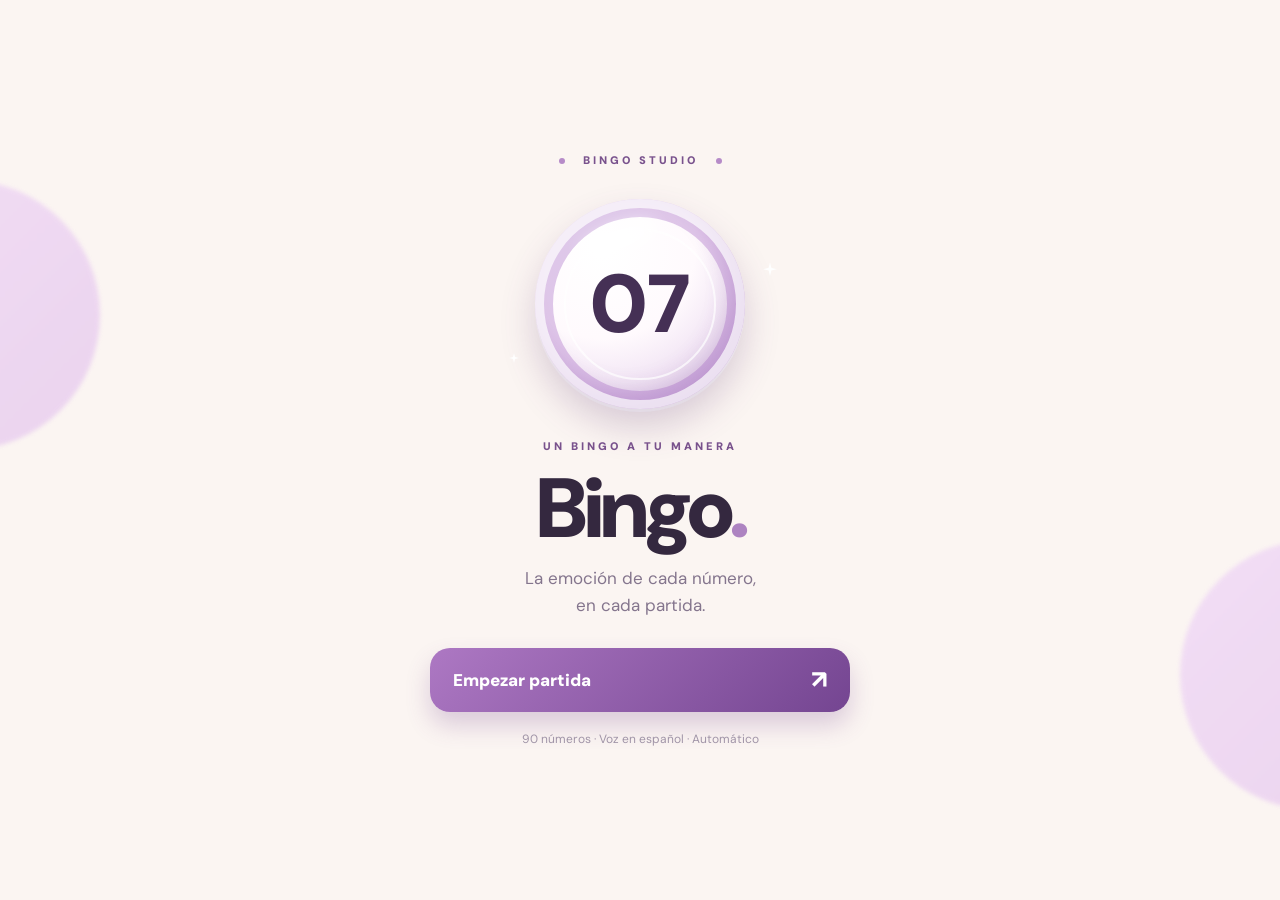
<file: index.html>
<!doctype html>
<html lang="es">
<head>
<meta charset="utf-8">
<meta name="viewport" content="width=device-width,initial-scale=1,viewport-fit=cover">
<meta name="theme-color" content="#F8F5F1">
<meta name="apple-mobile-web-app-capable" content="yes">
<meta name="apple-mobile-web-app-status-bar-style" content="default">
<meta name="apple-mobile-web-app-title" content="Bingo">
<title>Bingo</title>
<link rel="manifest" href="manifest.json">
<link rel="apple-touch-icon" href="icon-bingo.png">
<link rel="stylesheet" href="style.css">
</head>
<body>
<section id="pantallaInicio" class="pantallaInicio">
  <div class="inicioContenido">
    <div class="inicioMarca"><span class="marcaPunto"></span> BINGO STUDIO <span class="marcaPunto"></span></div>
    <div class="inicioBola"><span>07</span><i class="destello d1"></i><i class="destello d2"></i></div>
    <p class="inicioEyebrow">UN BINGO A TU MANERA</p>
    <h1>Bingo<span class="tituloPunto">.</span></h1>
    <p class="subtituloInicio">La emoción de cada número,<br>en cada partida.</p>
    <button id="empezar" class="botonEmpezar">Empezar partida <span aria-hidden="true">↗</span></button>
    <p class="textoInicio">90 números · Voz en español · Automático</p>
  </div>
</section>
<main id="juego" class="app oculto">
<header class="cabecera">
  <button id="volverInicio" class="botonIcono" aria-label="Volver al inicio">←</button>
  <div class="marca"><strong>Bingo<span class="tituloPunto">.</span></strong><small>UNA PARTIDA A TU RITMO</small></div>
  <button id="voz" class="botonIcono" aria-label="Activar o desactivar voz">🔊</button>
</header>
<div class="zonaIzquierda">
<section class="numeroSeccion">
  <p id="estadoSorteo" class="tituloSeccion" role="status" aria-live="polite"><span class="puntoActivo"></span><span id="textoEstado">SORTEO EN CURSO</span></p>
  <div class="bolaMarco"><div id="numeroActual" class="bola">—</div><i class="destello d1"></i><i class="destello d2"></i></div>
  <p id="numeroTexto" class="numeroTexto">Preparando la partida</p>
  <p class="detalleNumero">NÚMERO ACTUAL</p>
</section>
<section class="ultimos">
  <div class="tituloFila"><span>Últimos números</span><span id="contador">0 / 90</span></div>
  <div id="listaUltimosNumeros" class="listaUltimos"><span class="placeholderUltimos">Todavía no han salido números</span></div>
</section>
<section class="panelControl">
  <div class="velocidadBox"><label for="velocidad">Intervalo entre números</label>
    <select id="velocidad"><option value="3000">3 segundos</option><option value="5000" selected>5 segundos</option><option value="10000">10 segundos</option><option value="15000">15 segundos</option><option value="30000">30 segundos</option></select>
  </div>
  <div class="botones"><button id="pausar" class="boton pausa">⏸ PAUSAR</button><button id="reiniciar" class="boton reiniciar">↻ REINICIAR</button></div>
</section>
</div>
<section class="tableroSeccion"><div class="tituloTablero"><span>Tablero</span><span>01 — 90</span></div><div id="tablero" class="tablero"></div><div class="leyenda"><span class="leyendaPunto"></span> Números anunciados</div></section>
<footer class="pieApp">BINGO · 90 NÚMEROS</footer>
</main>
<script src="script.js"></script>
<script>if('serviceWorker' in navigator){window.addEventListener('load',()=>navigator.serviceWorker.register('./service-worker.js').catch(console.error));}</script>
</body></html>
</file>
<file: style.css>
@import url('https://fonts.googleapis.com/css2?family=DM+Sans:wght@400;500;600;700;800;900&display=swap');
:root{--bg:#fbf5f2;--ink:#34283f;--muted:#94849c;--purple:#81549e;--deep:#63377f;--lav:#eee0f3;--line:#ebdfe9;--card:#fffdfa;--shadow:0 14px 35px rgba(104,65,114,.10)}
*{box-sizing:border-box}html,body{margin:0;min-height:100%;background:var(--bg);color:var(--ink);font-family:'DM Sans',system-ui,-apple-system,Arial,sans-serif}body{overflow-x:hidden}button,select{font:inherit}button{cursor:pointer}.oculto{display:none!important}
body:before{content:'';position:fixed;inset:0;z-index:-1;pointer-events:none;background:radial-gradient(circle at 0% 34%,rgba(218,175,238,.40),transparent 24%),radial-gradient(circle at 99% 72%,rgba(223,194,239,.43),transparent 26%),radial-gradient(circle at 55% -15%,rgba(255,218,196,.5),transparent 40%)}
.pantallaInicio{min-height:100dvh;display:grid;place-items:center;padding:30px 20px;position:relative;overflow:hidden}.pantallaInicio:before,.pantallaInicio:after{content:'';position:absolute;width:270px;height:270px;border-radius:50%;background:linear-gradient(135deg,#efd5f7,#e4c5ed);opacity:.7;filter:blur(2px);z-index:0}.pantallaInicio:before{left:-170px;top:20%}.pantallaInicio:after{right:-170px;bottom:10%}.inicioContenido{position:relative;z-index:1;text-align:center;width:min(100%,420px)}.inicioMarca,.inicioEyebrow,.detalleNumero{letter-spacing:3px;font-size:11px;font-weight:900;color:#79528d}.inicioMarca{margin-bottom:32px}.marcaPunto{display:inline-block;width:6px;height:6px;border-radius:50%;background:#b68bc8;vertical-align:middle;margin:0 12px}.inicioBola,.bola{position:relative;display:grid;place-items:center;isolation:isolate;border-radius:50%;color:#453055;font-weight:900;background:radial-gradient(circle at 32% 22%,#fff 5%,#fffafd 43%,#e7d4ee 83%,#b487ca 100%);box-shadow:inset 0 0 0 9px rgba(255,255,255,.70),inset 0 0 0 18px rgba(165,102,195,.36),inset -14px -16px 24px rgba(100,46,134,.22),0 18px 35px rgba(105,63,122,.23),0 3px 0 rgba(255,255,255,.9)}.inicioBola{width:210px;height:210px;margin:0 auto 30px;font-size:82px;animation:float 4s ease-in-out infinite}.inicioBola:after,.bola:after{content:'';position:absolute;inset:14%;border-radius:50%;border:2px solid rgba(255,255,255,.7);pointer-events:none}.inicioBola:before,.bola:before{content:'';position:absolute;width:36%;height:13%;left:22%;top:13%;border-radius:50%;background:rgba(255,255,255,.7);filter:blur(8px);transform:rotate(-20deg);pointer-events:none}.destello{position:absolute;display:block;width:14px;height:14px;background:#fff;clip-path:polygon(50% 0,60% 40%,100% 50%,60% 60%,50% 100%,40% 60%,0 50%,40% 40%);filter:drop-shadow(0 0 6px #b986d2);pointer-events:none}.d1{right:-32px;top:30%}.d2{left:-26px;bottom:22%;width:10px;height:10px}.inicioContenido h1{font-size:clamp(58px,12vw,84px);letter-spacing:-5px;margin:8px 0 8px;line-height:1.06;font-weight:900}.tituloPunto{color:#ad83c1}.subtituloInicio{color:#84758d;line-height:1.55;font-size:17px;margin:12px 0 30px}.botonEmpezar{border:0;width:100%;min-height:64px;border-radius:20px;padding:12px 23px;background:linear-gradient(135deg,#ad78c3,#744591);color:white;font-weight:900;font-size:17px;display:flex;align-items:center;justify-content:space-between;box-shadow:0 13px 24px rgba(118,68,143,.24)}.botonEmpezar:active,.boton:active{transform:scale(.98)}.botonEmpezar span{font-size:25px}.textoInicio{font-size:12px;color:#a094a7;margin:19px 0 0}
.app{width:min(100%,1480px);margin:auto;padding:18px 20px 24px;display:grid;grid-template-columns:minmax(0,.85fr) minmax(0,1.15fr);grid-template-rows:auto 1fr auto;column-gap:22px;row-gap:14px;min-height:100dvh}.cabecera{grid-column:1/-1;display:flex;justify-content:space-between;align-items:center;position:relative;min-height:46px}.marca{display:flex;align-items:center;flex-direction:column;gap:0;line-height:1}.marca strong{font-size:29px;letter-spacing:-1.7px;font-weight:900}.marca small{font-size:8px;letter-spacing:2px;color:#ad95ae;margin-top:6px;font-weight:900}.botonIcono{border:1px solid var(--line);border-radius:15px;width:46px;height:46px;background:rgba(255,255,255,.87);color:var(--deep);font-size:22px;box-shadow:0 5px 15px rgba(111,76,125,.08)}.botonIcono.vozOff{opacity:.5}.zonaIzquierda{display:flex;flex-direction:column;justify-content:center;gap:13px;min-width:0}.numeroSeccion{text-align:center;padding:5px 0 0}.tituloSeccion{font-size:10px;letter-spacing:2.7px;font-weight:900;color:#755288;display:flex;justify-content:center;align-items:center;gap:9px;margin:0 0 14px}.puntoActivo{width:8px;height:8px;background:#71bd91;border-radius:50%;box-shadow:0 0 0 5px #e4f1e8}.bolaMarco{width:clamp(140px,18vw,235px);height:clamp(140px,18vw,235px);margin:auto;position:relative}.bola{width:100%;height:100%;font-size:clamp(55px,7.5vw,91px)}.bola.girando{animation:shake .11s infinite alternate}.bola.animando{animation:pop .65s ease-out}.numeroTexto{font-size:clamp(16px,1.7vw,22px);font-weight:900;letter-spacing:1px;color:#563a67;margin:17px 0 2px}.detalleNumero{font-size:9px;margin:0;color:#aa95af}.ultimos,.panelControl,.tableroSeccion{background:rgba(255,253,251,.95);border:1px solid rgba(231,215,229,.94);border-radius:22px;box-shadow:var(--shadow)}.ultimos,.panelControl{padding:14px 17px}.tituloFila,.tituloTablero{display:flex;justify-content:space-between;align-items:center;gap:10px;font-size:14px;font-weight:900}.tituloFila span:last-child,.tituloTablero span:last-child{font-size:11px;font-weight:700;color:var(--muted)}.listaUltimos{display:flex;justify-content:center;align-items:center;gap:9px;margin-top:11px;min-height:48px}.ultimoNumero{width:clamp(36px,4vw,49px);height:clamp(36px,4vw,49px);border-radius:50%;display:grid;place-items:center;font-size:15px;font-weight:900;color:#673f7e;background:radial-gradient(circle at 30% 20%,#fff,#e9d5f0 75%,#d2b2e0);box-shadow:inset 0 2px 2px #fff,0 4px 9px #e3d1e8}.ultimoNumero:first-child{color:white;background:linear-gradient(135deg,#aa74c0,#6f3f8d);box-shadow:0 6px 12px #d8bddd}.placeholderUltimos{font-size:12px;color:var(--muted)}.velocidadBox{display:flex;align-items:center;justify-content:space-between;gap:12px;font-size:13px;font-weight:900;margin-bottom:12px}.velocidadBox label:before{content:'◷';font-size:20px;color:#8756a3;margin-right:8px;vertical-align:-1px}#velocidad{max-width:45%;background:#faf5fb;border:1px solid #e8d8ed;border-radius:13px;color:#51345e;padding:9px 7px;font-size:12px;font-weight:800}.botones{display:grid;grid-template-columns:1fr 1fr;gap:10px}.boton{min-height:45px;border:0;border-radius:13px;font-weight:900;font-size:12px;transition:transform .15s}.pausa{color:#fff;background:linear-gradient(135deg,#a66bbc,#75458e);box-shadow:0 6px 12px rgba(132,77,158,.22)}.reiniciar{color:#654178;background:#f2e8f4}.tableroSeccion{min-width:0;display:flex;flex-direction:column;justify-content:center;padding:clamp(12px,1.6vw,22px)}.tituloTablero{margin-bottom:13px}.tablero{display:grid;grid-template-columns:repeat(10,minmax(0,1fr));gap:clamp(3px,.45vw,7px)}.tablero div{aspect-ratio:1;min-width:0;display:grid;place-items:center;background:#f6f1f1;border:1px solid #f0e9ee;border-radius:9px;color:#9a8d9f;font-size:clamp(10px,1.1vw,17px);font-weight:800;transition:background .2s,transform .2s}.tablero div.salido{color:#fff;border-color:transparent;background:linear-gradient(145deg,#a977c0,#72448d);box-shadow:inset 0 1px rgba(255,255,255,.25),0 3px 7px rgba(115,68,143,.16)}.leyenda{display:flex;align-items:center;justify-content:center;gap:8px;font-size:10px;color:#a594a9;margin-top:13px}.leyendaPunto{width:10px;height:10px;border-radius:4px;background:#81549e}.pieApp{grid-column:1/-1;text-align:center;color:#b9a7bc;font-size:9px;font-weight:800;letter-spacing:2px}
@keyframes float{50%{transform:translateY(-8px)}}@keyframes shake{from{transform:rotate(-4deg) scale(.97)}to{transform:rotate(4deg) scale(1.03)}}@keyframes pop{0%{transform:scale(.7)}55%{transform:scale(1.1)}100%{transform:scale(1)}}
@media (orientation:portrait),(max-width:680px) and (min-height:620px){.app{max-width:560px;display:flex;flex-direction:column;gap:15px;padding:16px 15px 30px}.cabecera{min-height:44px}.zonaIzquierda{gap:13px}.numeroSeccion{padding:12px 0 0}.bolaMarco{width:clamp(180px,48vw,250px);height:clamp(180px,48vw,250px)}.bola{font-size:clamp(65px,17vw,98px)}.numeroTexto{font-size:20px}.tableroSeccion{padding:14px}.tablero{gap:4px}.tablero div{font-size:clamp(9px,2.5vw,15px);border-radius:6px}.pieApp{margin-top:0}.inicioBola{width:195px;height:195px}}
@media (orientation:landscape) and (max-height:600px){.app{height:100dvh;min-height:0;overflow:hidden;padding:6px 10px;gap:6px 12px;grid-template-columns:minmax(0,.88fr) minmax(0,1.12fr);grid-template-rows:34px minmax(0,1fr)}.cabecera{min-height:0}.marca strong{font-size:20px}.marca small{display:none}.botonIcono{width:32px;height:32px;border-radius:10px;font-size:17px}.zonaIzquierda{min-height:0;justify-content:space-around;gap:5px}.numeroSeccion{padding:0}.tituloSeccion{font-size:8px;margin:0 0 4px}.bolaMarco{width:clamp(75px,23vh,150px);height:clamp(75px,23vh,150px)}.bola{font-size:clamp(33px,10vh,70px);box-shadow:inset 0 0 0 5px #ffffffaa,inset 0 0 0 12px #a566c355,0 8px 17px #69447935}.numeroTexto{font-size:clamp(12px,2.8vh,17px);margin:7px 0 0}.detalleNumero{display:none}.ultimos,.panelControl{padding:7px 11px;border-radius:14px}.tituloFila{font-size:11px}.tituloFila span:last-child{font-size:9px}.listaUltimos{margin-top:4px;min-height:0;gap:6px}.ultimoNumero{width:clamp(24px,7vh,37px);height:clamp(24px,7vh,37px);font-size:11px}.velocidadBox{margin-bottom:5px;font-size:10px}.velocidadBox label:before{font-size:13px}.boton{min-height:27px;font-size:10px;border-radius:9px}#velocidad{padding:4px 6px;font-size:10px}.tableroSeccion{min-height:0;padding:8px 11px;border-radius:17px;justify-content:center}.tituloTablero{font-size:12px;margin-bottom:5px}.tituloTablero span:last-child{font-size:9px}.tablero{gap:clamp(2px,.7vh,5px);width:min(100%,calc((100dvh - 100px) * 10 / 9));margin:auto}.tablero div{font-size:clamp(8px,2.2vh,13px);border-radius:5px}.leyenda{font-size:8px;margin-top:5px}.leyendaPunto{width:7px;height:7px}.pieApp{display:none}}
@media (orientation:landscape) and (max-height:380px){.app{grid-template-rows:28px minmax(0,1fr)}.botonIcono{height:27px;width:29px}.bolaMarco{width:clamp(70px,20vh,105px);height:clamp(70px,20vh,105px)}.tituloSeccion{margin-bottom:2px}.numeroTexto{margin-top:3px}.ultimos,.panelControl{padding:4px 9px}.ultimoNumero{height:23px;width:23px}.velocidadBox{margin-bottom:3px}.boton{min-height:24px}.tablero{width:min(100%,calc((100dvh - 80px) * 10 / 9))}}
@media(prefers-reduced-motion:reduce){*,*:before,*:after{animation-duration:.01ms!important;transition-duration:.01ms!important}}

/* Estado del sorteo: activo, pausado y finalizado */
.tituloSeccion{width:max-content;max-width:100%;margin-left:auto;margin-right:auto;padding:9px 15px;border:1px solid #dcece3;border-radius:100px;background:linear-gradient(135deg,#ffffffee,#effaf2);box-shadow:0 5px 16px #567d6410;transition:background .25s,color .25s,border-color .25s}
.puntoActivo{flex-shrink:0;animation:latido 2s ease-in-out infinite}
@keyframes latido{50%{box-shadow:0 0 0 8px #e4f1e800}}
.tituloSeccion.estadoPausado{background:linear-gradient(135deg,#fff9ed,#ffebd3);border-color:#f5d1a4;color:#ae6428}
.estadoPausado .puntoActivo{background:#f09a44;box-shadow:0 0 0 5px #ffdfb8;animation:none}
.tituloSeccion.estadoFinalizado{background:linear-gradient(135deg,#f8efff,#eee0f7);border-color:#dfc5ec;color:#70418c}
.estadoFinalizado .puntoActivo{background:#9c6ab7;box-shadow:0 0 0 5px #eedcf5;animation:none}
/* Detalles visuales para dar mayor profundidad */
.ultimos,.panelControl,.tableroSeccion{box-shadow:0 15px 36px rgba(105,70,120,.09),0 2px 7px rgba(105,70,120,.04)}
.boton:hover,.botonEmpezar:hover{filter:brightness(1.06);transform:translateY(-2px)}
.boton:active,.botonEmpezar:active{transform:scale(.98)}
.tablero div.salido{animation:casillaNueva .3s ease-out}
@keyframes casillaNueva{0%{transform:scale(.78)}70%{transform:scale(1.08)}100%{transform:scale(1)}}
@media (orientation:landscape) and (max-height:600px){.tituloSeccion{padding:3px 9px}}

/* AJUSTE REAL PARA TELEFONOS EN HORIZONTAL: sin huecos ni scroll */
@media (orientation:landscape) and (max-height:600px) and (pointer:coarse) {
  html,body{height:100%;overflow:hidden}
  .app{width:100%;max-width:none;height:100dvh;min-height:0;overflow:hidden;display:grid;grid-template-columns:minmax(0,43fr) minmax(0,57fr);grid-template-rows:30px minmax(0,1fr);gap:5px 9px;padding:max(3px,env(safe-area-inset-top)) max(8px,env(safe-area-inset-right)) max(3px,env(safe-area-inset-bottom)) max(8px,env(safe-area-inset-left))}
  .cabecera{grid-column:1/-1;height:30px;min-height:0}
  .marca strong{font-size:20px}.marca small{display:none}
  .botonIcono{width:29px;height:29px;border-radius:9px;font-size:16px}
  .zonaIzquierda{min-height:0;height:100%;display:grid;grid-template-rows:minmax(0,1fr) auto auto;align-content:stretch;justify-content:stretch;gap:5px}
  .numeroSeccion{min-height:0;display:flex;flex-direction:column;align-items:center;justify-content:center;padding:0;overflow:hidden}
  .tituloSeccion{flex-shrink:0;margin:0 0 4px;font-size:8px;letter-spacing:1.3px}
  .bolaMarco{flex:0 1 auto;width:min(27vh,125px);height:min(27vh,125px);aspect-ratio:1}
  .bola{font-size:clamp(34px,10vh,62px)}
  .numeroTexto{font-size:clamp(12px,3.3vh,17px);margin:4px 0 0;line-height:1.15}
  .detalleNumero{display:none}
  .ultimos,.panelControl{flex-shrink:0;padding:6px 10px;border-radius:12px;box-shadow:0 4px 12px #69447915}
  .tituloFila{font-size:11px}.tituloFila span:last-child{font-size:9px}
  .listaUltimos{min-height:25px;margin-top:3px;gap:6px}
  .ultimoNumero{width:25px;height:25px;font-size:10px}
  .velocidadBox{margin-bottom:4px;font-size:10px}
  #velocidad{padding:3px 5px;font-size:10px}
  .botones{gap:6px}.boton{min-height:28px;font-size:10px;border-radius:8px}
  .tableroSeccion{height:100%;min-height:0;align-self:stretch;justify-content:center;padding:7px 9px;border-radius:13px;overflow:hidden}
  .tituloTablero{font-size:11px;margin:0 0 4px}.tituloTablero span:last-child{font-size:9px}
  .tablero{width:min(100%,calc((100dvh - 93px)*10/9));max-height:calc(100dvh - 93px);gap:2px;margin:0 auto}
  .tablero div{font-size:clamp(8px,2.4vh,12px);border-radius:4px}
  .leyenda{font-size:8px;margin-top:4px}
  .pieApp{display:none}
}
@media (orientation:landscape) and (max-height:390px) and (pointer:coarse){
  .app{grid-template-rows:26px minmax(0,1fr);gap:3px 7px}
  .cabecera{height:26px}.botonIcono{width:25px;height:25px}
  .zonaIzquierda{gap:3px}.tituloSeccion{margin-bottom:2px}
  .bolaMarco{width:min(24vh,94px);height:min(24vh,94px)}
  .numeroTexto{margin-top:2px}.ultimos,.panelControl{padding:3px 7px}
  .listaUltimos{min-height:20px;margin-top:2px}.ultimoNumero{width:20px;height:20px}
  .velocidadBox{margin-bottom:2px}.boton{min-height:23px}
  .tablero{width:min(100%,calc((100dvh - 77px)*10/9));max-height:calc(100dvh - 77px)}
  .leyenda{margin-top:2px}
}
</file>
